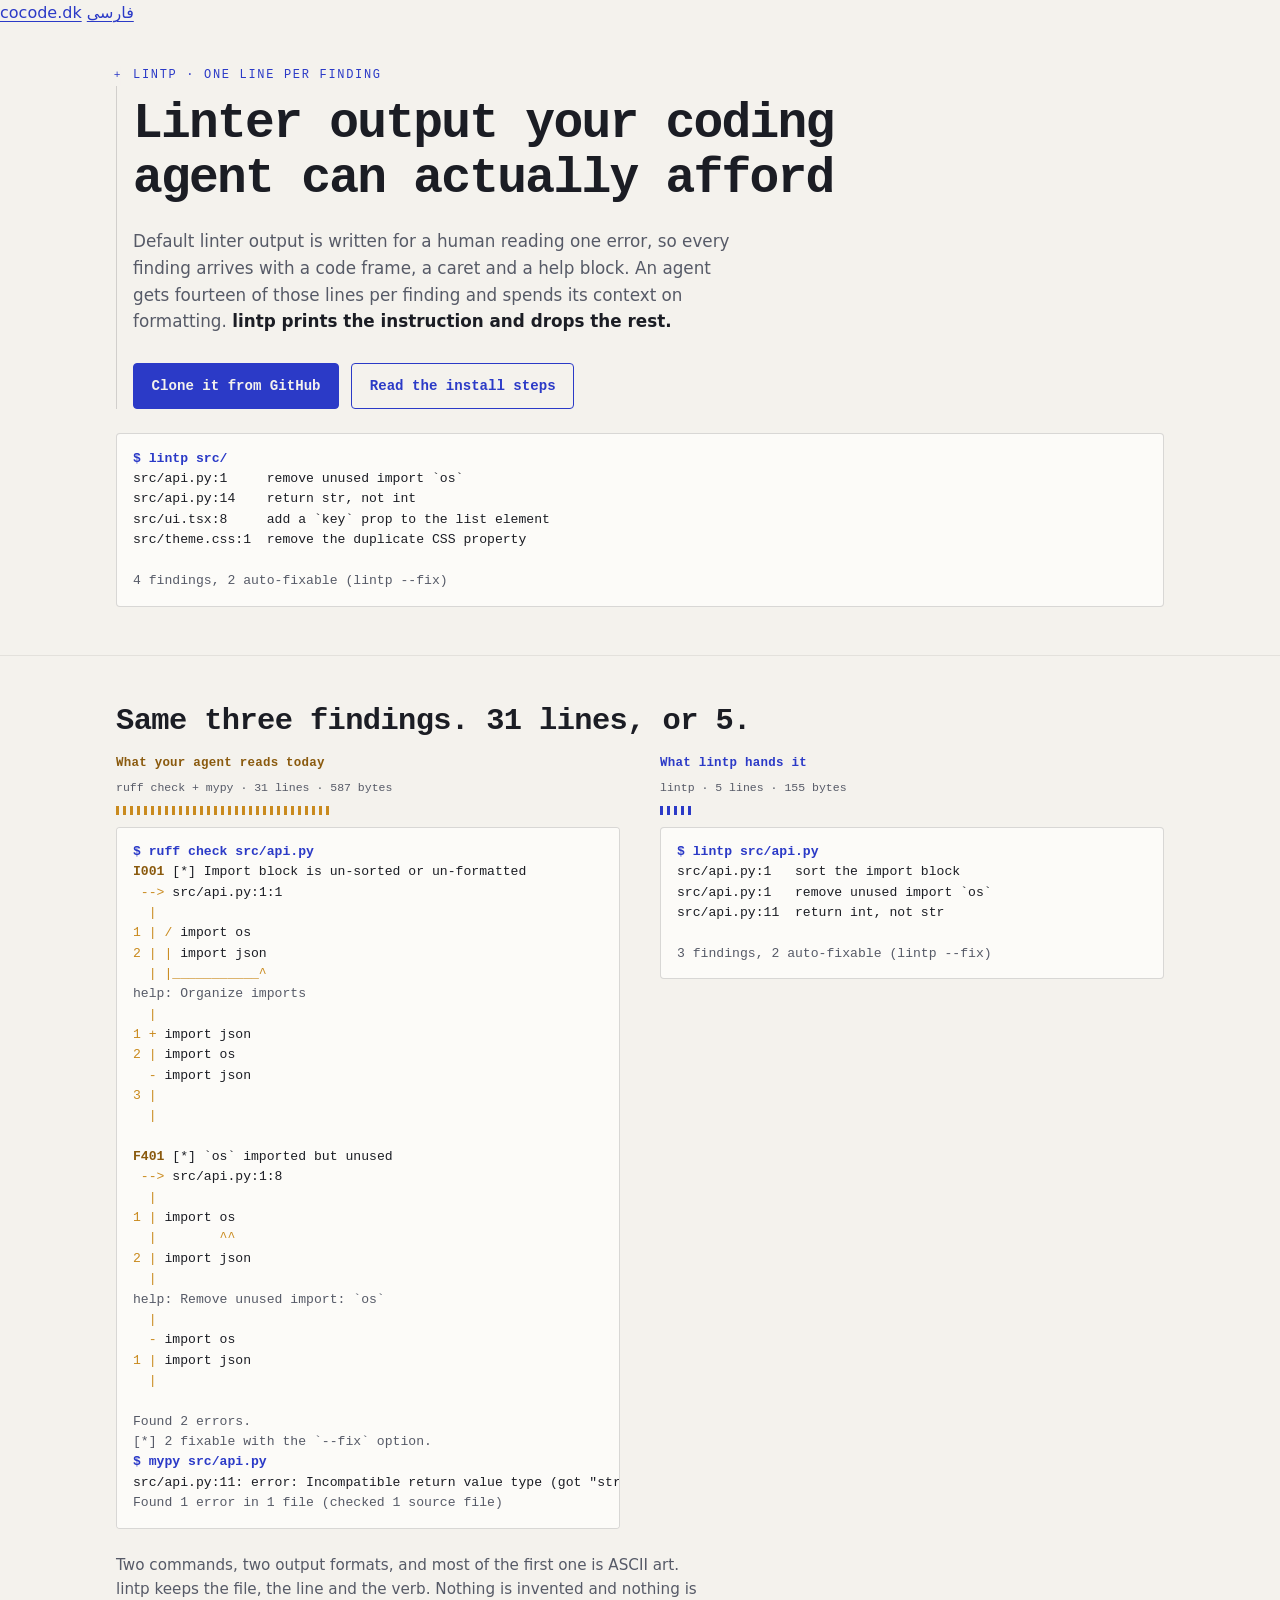
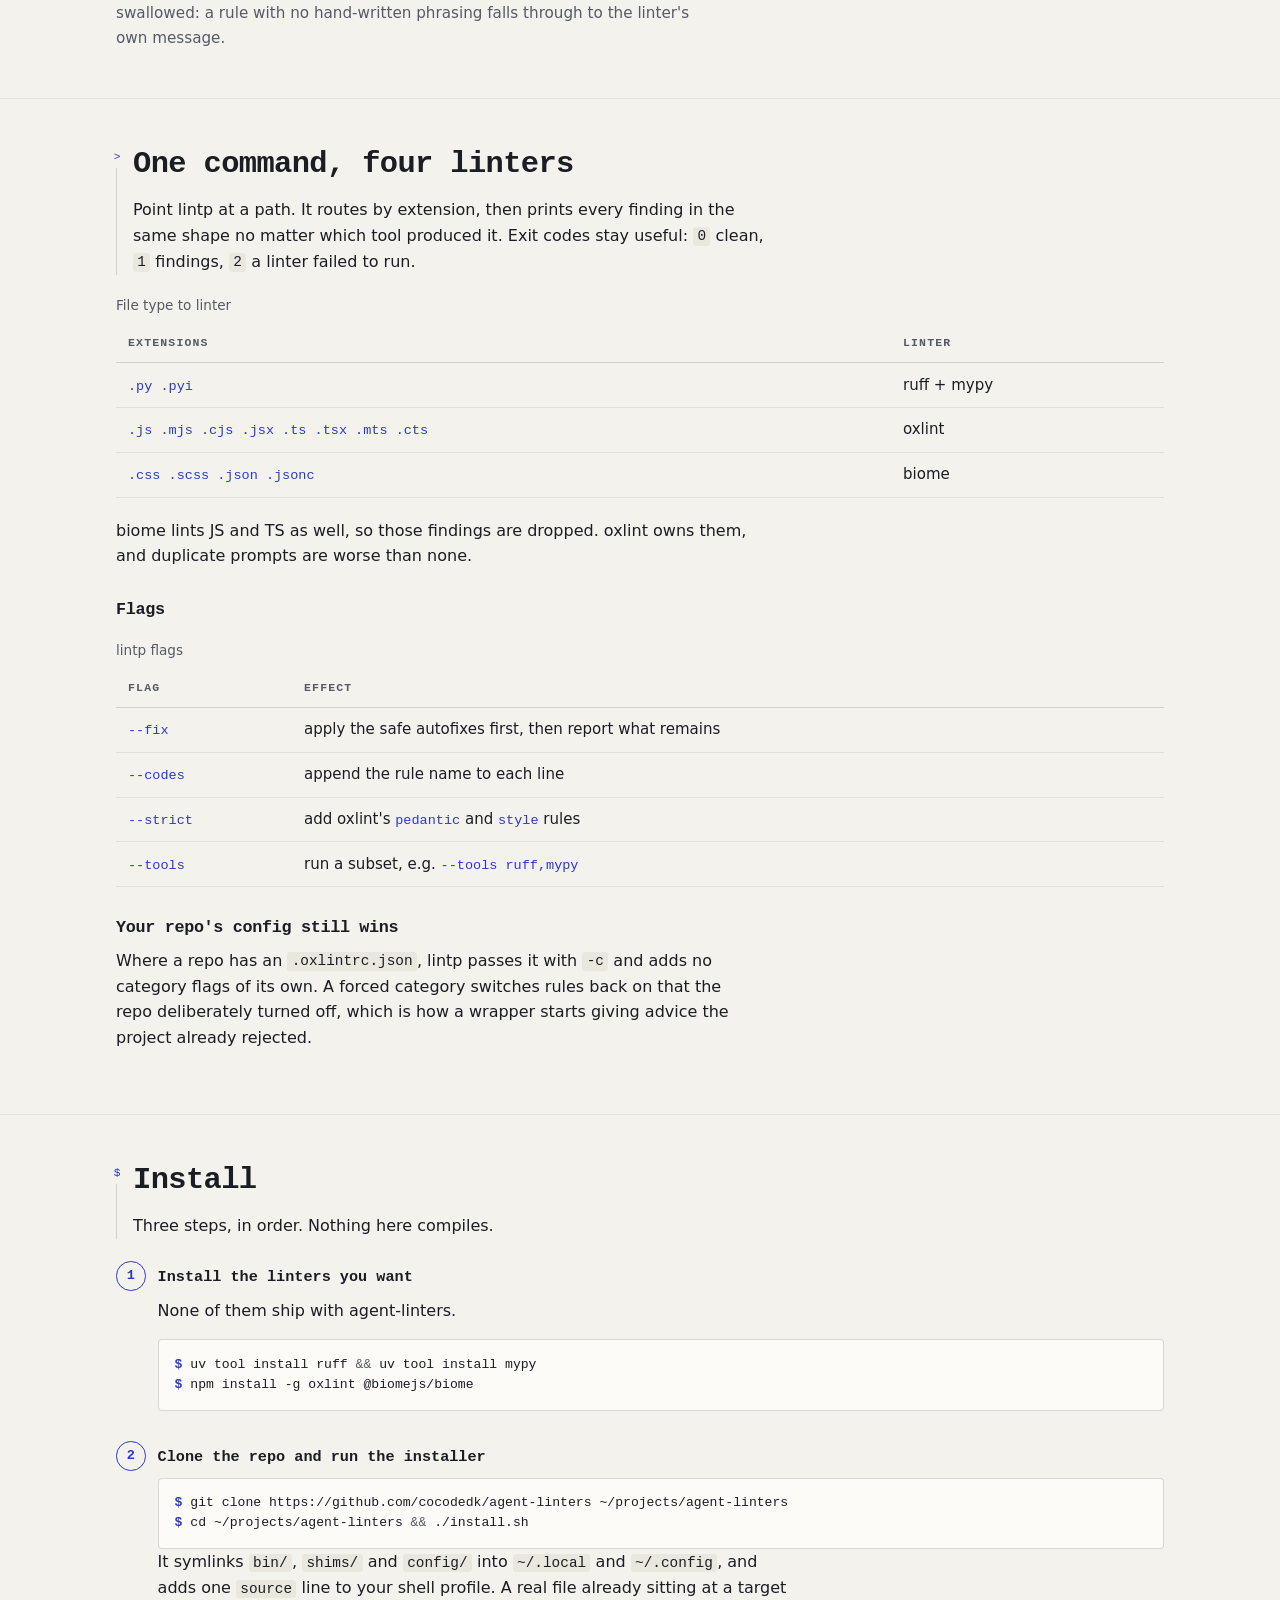
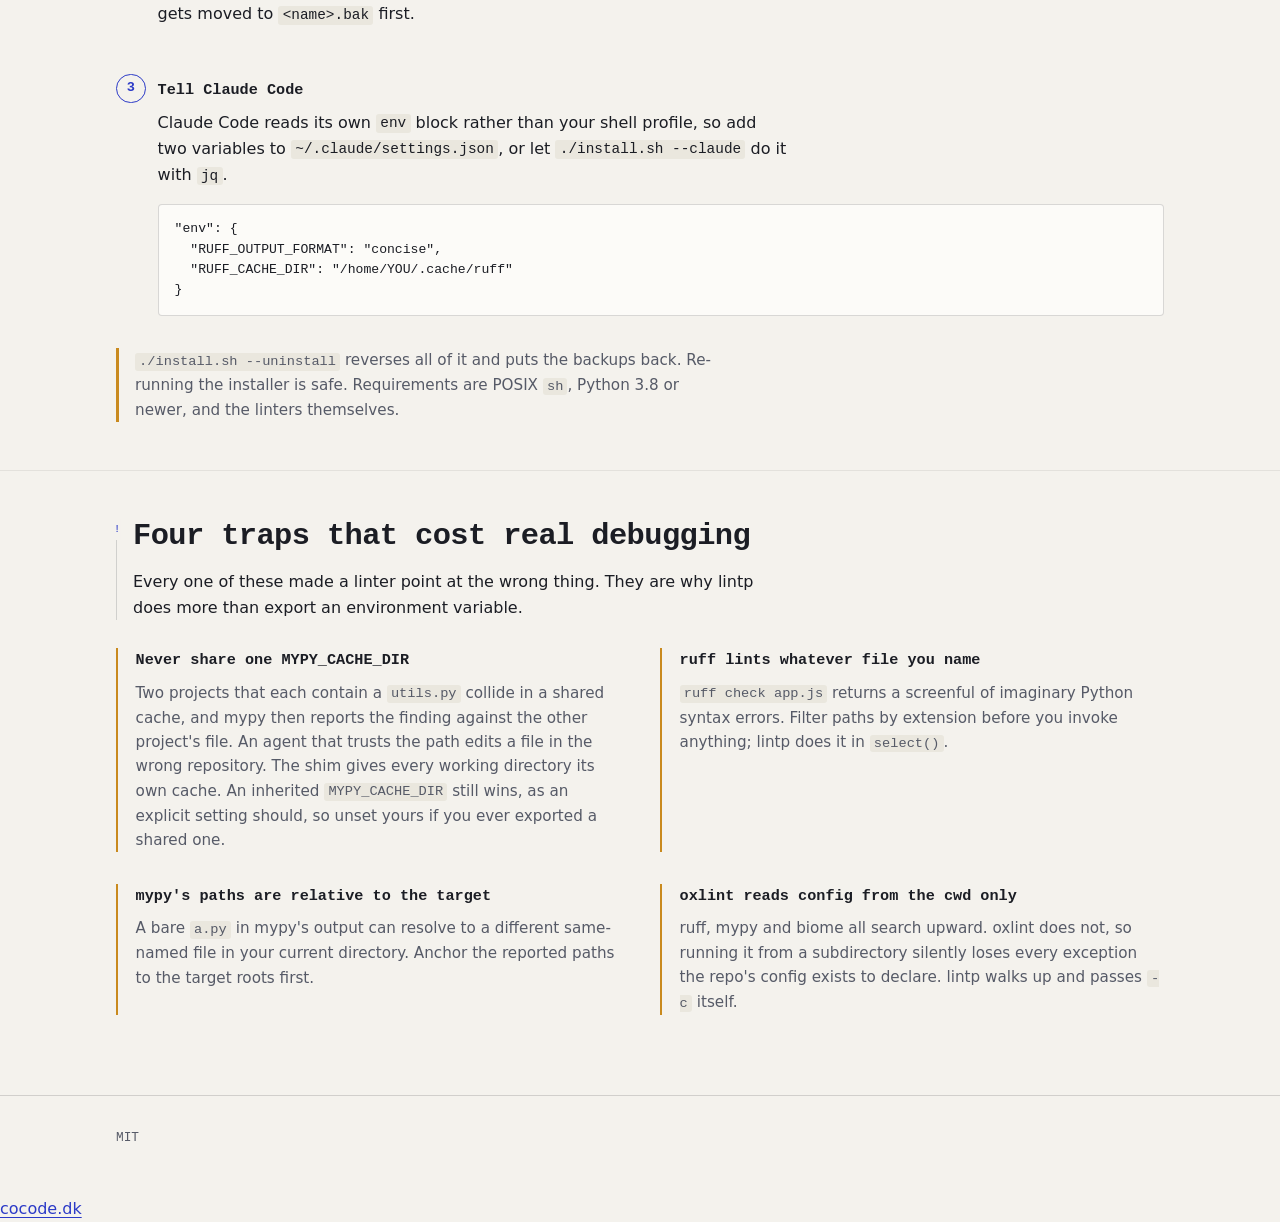
<file: website/index.html>
<!doctype html>
<html lang="en">
<head>
<meta charset="utf-8" />
<meta name="viewport" content="width=device-width, initial-scale=1" />

<!-- SEO keywords:
     primary:   linter output for coding agents
     secondary: concise ruff output, lintp, agent context window
     intent:    informational (how to stop linter noise reaching an agent)
-->

<title>agent-linters: one-line linter output for coding agents</title>
<meta name="description" content="Linter output rewritten as one imperative line per finding, so a coding agent reads an instruction instead of code frames. Four linters behind one command." />
<meta name="robots" content="index, follow" />
<link rel="canonical" href="https://agent-linters.cocode.dk/" />
<link rel="alternate" hreflang="en" href="https://agent-linters.cocode.dk/" />
<link rel="alternate" hreflang="fa" href="https://agent-linters.cocode.dk/fa/" />
<link rel="alternate" hreflang="x-default" href="https://agent-linters.cocode.dk/" />
<link rel="icon" type="image/svg+xml" href="favicon.svg" />

<meta property="og:type" content="website" />
<meta property="og:site_name" content="agent-linters" />
<meta property="og:title" content="agent-linters: linter output your coding agent can afford" />
<meta property="og:description" content="ruff and mypy spend 31 lines on three findings. lintp spends 5. One imperative line per finding, for Python, JS/TS, CSS and JSON." />
<meta property="og:url" content="https://agent-linters.cocode.dk/" />
<meta property="og:image" content="https://agent-linters.cocode.dk/og.png" />
<meta property="og:image:width" content="1200" />
<meta property="og:image:height" content="630" />
<meta property="og:image:alt" content="Two rulers on bone paper: a long ochre one marked 31 lines, a short blue one marked 5 lines, beside the name agent-linters." />
<meta property="og:locale" content="en_US" />
<meta property="og:locale:alternate" content="fa_IR" />

<meta name="twitter:card" content="summary_large_image" />
<meta name="twitter:title" content="agent-linters: linter output your coding agent can afford" />
<meta name="twitter:description" content="ruff and mypy spend 31 lines on three findings. lintp spends 5. One imperative line per finding, for Python, JS/TS, CSS and JSON." />
<meta name="twitter:image" content="https://agent-linters.cocode.dk/og.png" />
<meta name="twitter:image:alt" content="Two rulers on bone paper: a long ochre one marked 31 lines, a short blue one marked 5 lines, beside the name agent-linters." />

<link rel="stylesheet" href="styles.css" />
<link rel="stylesheet" href="https://brand.cocode.dk/v1.css">
<script type="module" src="https://brand.cocode.dk/v1.js"></script>

<script type="application/ld+json">
{
  "@context": "https://schema.org",
  "@type": "SoftwareApplication",
  "name": "agent-linters",
  "description": "A command-line wrapper that rewrites ruff, mypy, oxlint and biome output as one short imperative line per finding, so a coding agent reads an instruction instead of a code frame.",
  "url": "https://agent-linters.cocode.dk/",
  "downloadUrl": "https://github.com/cocodedk/agent-linters",
  "applicationCategory": "DeveloperApplication",
  "operatingSystem": "Linux, macOS",
  "license": "https://github.com/cocodedk/agent-linters/blob/main/LICENSE",
  "offers": { "@type": "Offer", "price": "0", "priceCurrency": "USD" },
  "inLanguage": ["en", "fa"],
  "author": {
    "@type": "Person",
    "name": "Babak Bandpey",
    "url": "https://cocode.dk",
    "sameAs": [
      "https://linkedin.com/in/babakbandpey",
      "https://github.com/cocodedk"
    ]
  },
  "publisher": {
    "@type": "Organization",
    "name": "Cocode",
    "url": "https://cocode.dk"
  },
  "codeRepository": "https://github.com/cocodedk/agent-linters"
}
</script>
</head>

<body>
<a class="skip" href="#main">Skip to content</a>

<!-- The cocode.dk family frame. Without JavaScript its children show instead: a way home
     and the language link. -->
<cocode-head project="agent-linters" accent="var(--ink-blue)" on-accent="#f4f2ed" dark="auto">
  <a href="https://cocode.dk">cocode.dk</a>
  <a href="fa/" hreflang="fa" lang="fa">فارسی</a>
</cocode-head>

<main id="main">

  <section class="hero">
    <div class="wrap">
      <div class="gut" data-mark="+">
        <p class="eyebrow">lintp · one line per finding</p>
        <h1>Linter output your coding agent can actually afford</h1>
        <p class="lead">Default linter output is written for a human reading one error, so every
        finding arrives with a code frame, a caret and a help block. An agent gets fourteen of
        those lines per finding and spends its context on formatting. <strong>lintp prints the
        instruction and drops the rest.</strong></p>
        <div class="cta-row">
          <a class="btn btn-solid" href="https://github.com/cocodedk/agent-linters">Clone it from GitHub</a>
          <a class="btn btn-ghost" href="#install">Read the install steps</a>
        </div>
      </div>
      <div class="term-strip">
<pre class="term" aria-label="Example lintp run across four file types"><span class="p">$ lintp src/</span>
src/api.py:1     remove unused import `os`
src/api.py:14    return str, not int
src/ui.tsx:8     add a `key` prop to the list element
src/theme.css:1  remove the duplicate CSS property

<span class="d">4 findings, 2 auto-fixable (lintp --fix)</span></pre>
      </div>
    </div>
  </section>

  <section id="compare">
    <div class="wrap">
      <h2>Same three findings. 31 lines, or 5.</h2>
      <figure>
        <div class="compare">
          <div class="panel-noise">
            <div class="panel-head">
              <p class="panel-label">What your agent reads today</p>
              <p class="panel-meta">ruff check + mypy · 31 lines · 587 bytes</p>
              <div class="ruler" style="--n: 31" role="img" aria-label="Ruler with 31 ticks, one per line of output"></div>
            </div>
<pre class="term" aria-label="Default ruff and mypy output, 31 lines"><span class="p">$ ruff check src/api.py</span>
<span class="r">I001</span> [*] Import block is un-sorted or un-formatted
<span class="f"> --&gt; </span>src/api.py:1:1
<span class="f">  |</span>
<span class="f">1 | / </span>import os
<span class="f">2 | | </span>import json
<span class="f">  | |___________^</span>
<span class="d">help: Organize imports</span>
<span class="f">  |</span>
<span class="f">1 + </span>import json
<span class="f">2 | </span>import os
<span class="f">  - </span>import json
<span class="f">3 |</span>
<span class="f">  |</span>

<span class="r">F401</span> [*] `os` imported but unused
<span class="f"> --&gt; </span>src/api.py:1:8
<span class="f">  |</span>
<span class="f">1 | </span>import os
<span class="f">  |        ^^</span>
<span class="f">2 | </span>import json
<span class="f">  |</span>
<span class="d">help: Remove unused import: `os`</span>
<span class="f">  |</span>
<span class="f">  - </span>import os
<span class="f">1 | </span>import json
<span class="f">  |</span>

<span class="d">Found 2 errors.</span>
<span class="d">[*] 2 fixable with the `--fix` option.</span>
<span class="p">$ mypy src/api.py</span>
src/api.py:11: error: Incompatible return value type (got "str", expected "int")  <span class="d">[return-value]</span>
<span class="d">Found 1 error in 1 file (checked 1 source file)</span></pre>
          </div>

          <div class="panel-signal">
            <div class="panel-head">
              <p class="panel-label">What lintp hands it</p>
              <p class="panel-meta">lintp · 5 lines · 155 bytes</p>
              <div class="ruler" style="--n: 5" role="img" aria-label="Ruler with 5 ticks, one per line of output"></div>
            </div>
<pre class="term" aria-label="lintp output for the same file, 5 lines"><span class="p">$ lintp src/api.py</span>
src/api.py:1   sort the import block
src/api.py:1   remove unused import `os`
src/api.py:11  return int, not str

<span class="d">3 findings, 2 auto-fixable (lintp --fix)</span></pre>
          </div>
        </div>
        <figcaption>Two commands, two output formats, and most of the first one is ASCII art.
        lintp keeps the file, the line and the verb. Nothing is invented and nothing is
        swallowed: a rule with no hand-written phrasing falls through to the linter's own
        message.</figcaption>
      </figure>
    </div>
  </section>

  <section id="coverage">
    <div class="wrap">
      <div class="gut" data-mark="&gt;">
        <h2>One command, four linters</h2>
        <p>Point lintp at a path. It routes by extension, then prints every finding in the same
        shape no matter which tool produced it. Exit codes stay useful: <code>0</code> clean,
        <code>1</code> findings, <code>2</code> a linter failed to run.</p>
      </div>

      <div class="table-scroll">
        <table>
          <caption>File type to linter</caption>
          <thead>
            <tr><th scope="col">Extensions</th><th scope="col">Linter</th></tr>
          </thead>
          <tbody>
            <tr><td><code>.py .pyi</code></td><td>ruff + mypy</td></tr>
            <tr><td><code>.js .mjs .cjs .jsx .ts .tsx .mts .cts</code></td><td>oxlint</td></tr>
            <tr><td><code>.css .scss .json .jsonc</code></td><td>biome</td></tr>
          </tbody>
        </table>
      </div>

      <p>biome lints JS and TS as well, so those findings are dropped. oxlint owns them, and
      duplicate prompts are worse than none.</p>

      <h3>Flags</h3>
      <div class="table-scroll">
        <table>
          <caption>lintp flags</caption>
          <thead>
            <tr><th scope="col">Flag</th><th scope="col">Effect</th></tr>
          </thead>
          <tbody>
            <tr><td><code>--fix</code></td><td>apply the safe autofixes first, then report what remains</td></tr>
            <tr><td><code>--codes</code></td><td>append the rule name to each line</td></tr>
            <tr><td><code>--strict</code></td><td>add oxlint's <code>pedantic</code> and <code>style</code> rules</td></tr>
            <tr><td><code>--tools</code></td><td>run a subset, e.g. <code>--tools ruff,mypy</code></td></tr>
          </tbody>
        </table>
      </div>

      <h3>Your repo's config still wins</h3>
      <p>Where a repo has an <code>.oxlintrc.json</code>, lintp passes it with <code>-c</code> and
      adds no category flags of its own. A forced category switches rules back on that the repo
      deliberately turned off, which is how a wrapper starts giving advice the project already
      rejected.</p>
    </div>
  </section>

  <section id="install">
    <div class="wrap">
      <div class="gut" data-mark="$">
        <h2>Install</h2>
        <p>Three steps, in order. Nothing here compiles.</p>
      </div>

      <ol class="steps">
        <li data-n="1">
          <p class="step-title">Install the linters you want</p>
          <p>None of them ship with agent-linters.</p>
<pre class="term" aria-label="Install the linters"><span class="p">$</span> uv tool install ruff <span class="d">&amp;&amp;</span> uv tool install mypy
<span class="p">$</span> npm install -g oxlint @biomejs/biome</pre>
        </li>
        <li data-n="2">
          <p class="step-title">Clone the repo and run the installer</p>
<pre class="term" aria-label="Clone and install"><span class="p">$</span> git clone https://github.com/cocodedk/agent-linters ~/projects/agent-linters
<span class="p">$</span> cd ~/projects/agent-linters <span class="d">&amp;&amp;</span> ./install.sh</pre>
          <p>It symlinks <code>bin/</code>, <code>shims/</code> and <code>config/</code> into
          <code>~/.local</code> and <code>~/.config</code>, and adds one <code>source</code> line to
          your shell profile. A real file already sitting at a target gets moved to
          <code>&lt;name&gt;.bak</code> first.</p>
        </li>
        <li data-n="3">
          <p class="step-title">Tell Claude Code</p>
          <p>Claude Code reads its own <code>env</code> block rather than your shell profile, so add
          two variables to <code>~/.claude/settings.json</code>, or let
          <code>./install.sh --claude</code> do it with <code>jq</code>.</p>
<pre class="term" aria-label="Claude Code settings block">"env": {
  "RUFF_OUTPUT_FORMAT": "concise",
  "RUFF_CACHE_DIR": "/home/YOU/.cache/ruff"
}</pre>
        </li>
      </ol>

      <div class="aside-note">
        <p><code>./install.sh --uninstall</code> reverses all of it and puts the backups back.
        Re-running the installer is safe. Requirements are POSIX <code>sh</code>, Python 3.8 or
        newer, and the linters themselves.</p>
      </div>
    </div>
  </section>

  <section id="traps">
    <div class="wrap">
      <div class="gut" data-mark="!">
        <h2>Four traps that cost real debugging</h2>
        <p>Every one of these made a linter point at the wrong thing. They are why lintp does more
        than export an environment variable.</p>
      </div>

      <ul class="traps">
        <li>
          <p class="trap-title">Never share one MYPY_CACHE_DIR</p>
          <p>Two projects that each contain a <code>utils.py</code> collide in a shared cache, and
          mypy then reports the finding against the other project's file. An agent that trusts the
          path edits a file in the wrong repository. The shim gives every working directory its own
          cache. An inherited <code>MYPY_CACHE_DIR</code> still wins, as an explicit setting should,
          so unset yours if you ever exported a shared one.</p>
        </li>
        <li>
          <p class="trap-title">ruff lints whatever file you name</p>
          <p><code>ruff check app.js</code> returns a screenful of imaginary Python syntax errors.
          Filter paths by extension before you invoke anything; lintp does it in
          <code>select()</code>.</p>
        </li>
        <li>
          <p class="trap-title">mypy's paths are relative to the target</p>
          <p>A bare <code>a.py</code> in mypy's output can resolve to a different same-named file in
          your current directory. Anchor the reported paths to the target roots first.</p>
        </li>
        <li>
          <p class="trap-title">oxlint reads config from the cwd only</p>
          <p>ruff, mypy and biome all search upward. oxlint does not, so running it from a
          subdirectory silently loses every exception the repo's config exists to declare. lintp
          walks up and passes <code>-c</code> itself.</p>
        </li>
      </ul>
    </div>
  </section>

</main>

<footer>
  <div class="wrap">
    <p>MIT</p>
  </div>
</footer>

<cocode-foot repo="cocodedk/agent-linters" dark="auto">
  <a href="https://cocode.dk">cocode.dk</a>
</cocode-foot>

</body>
</html>
</file>
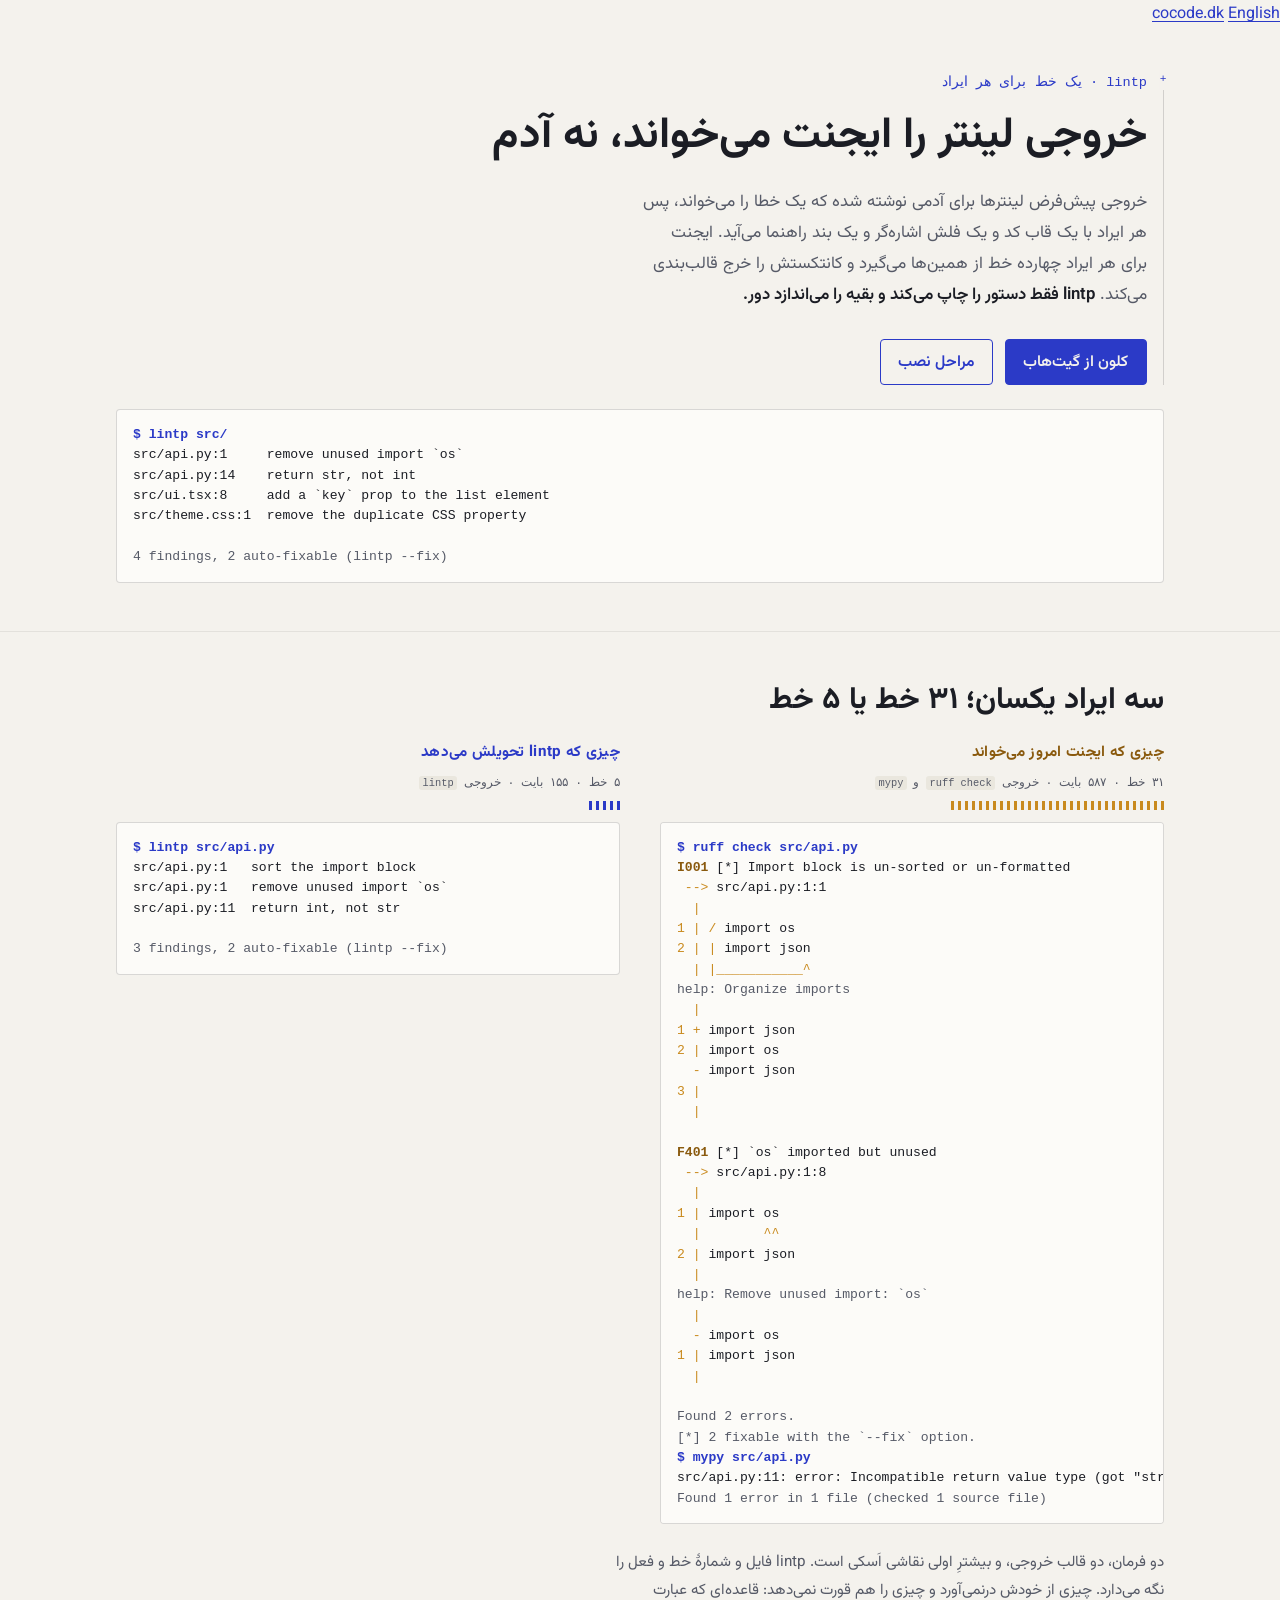
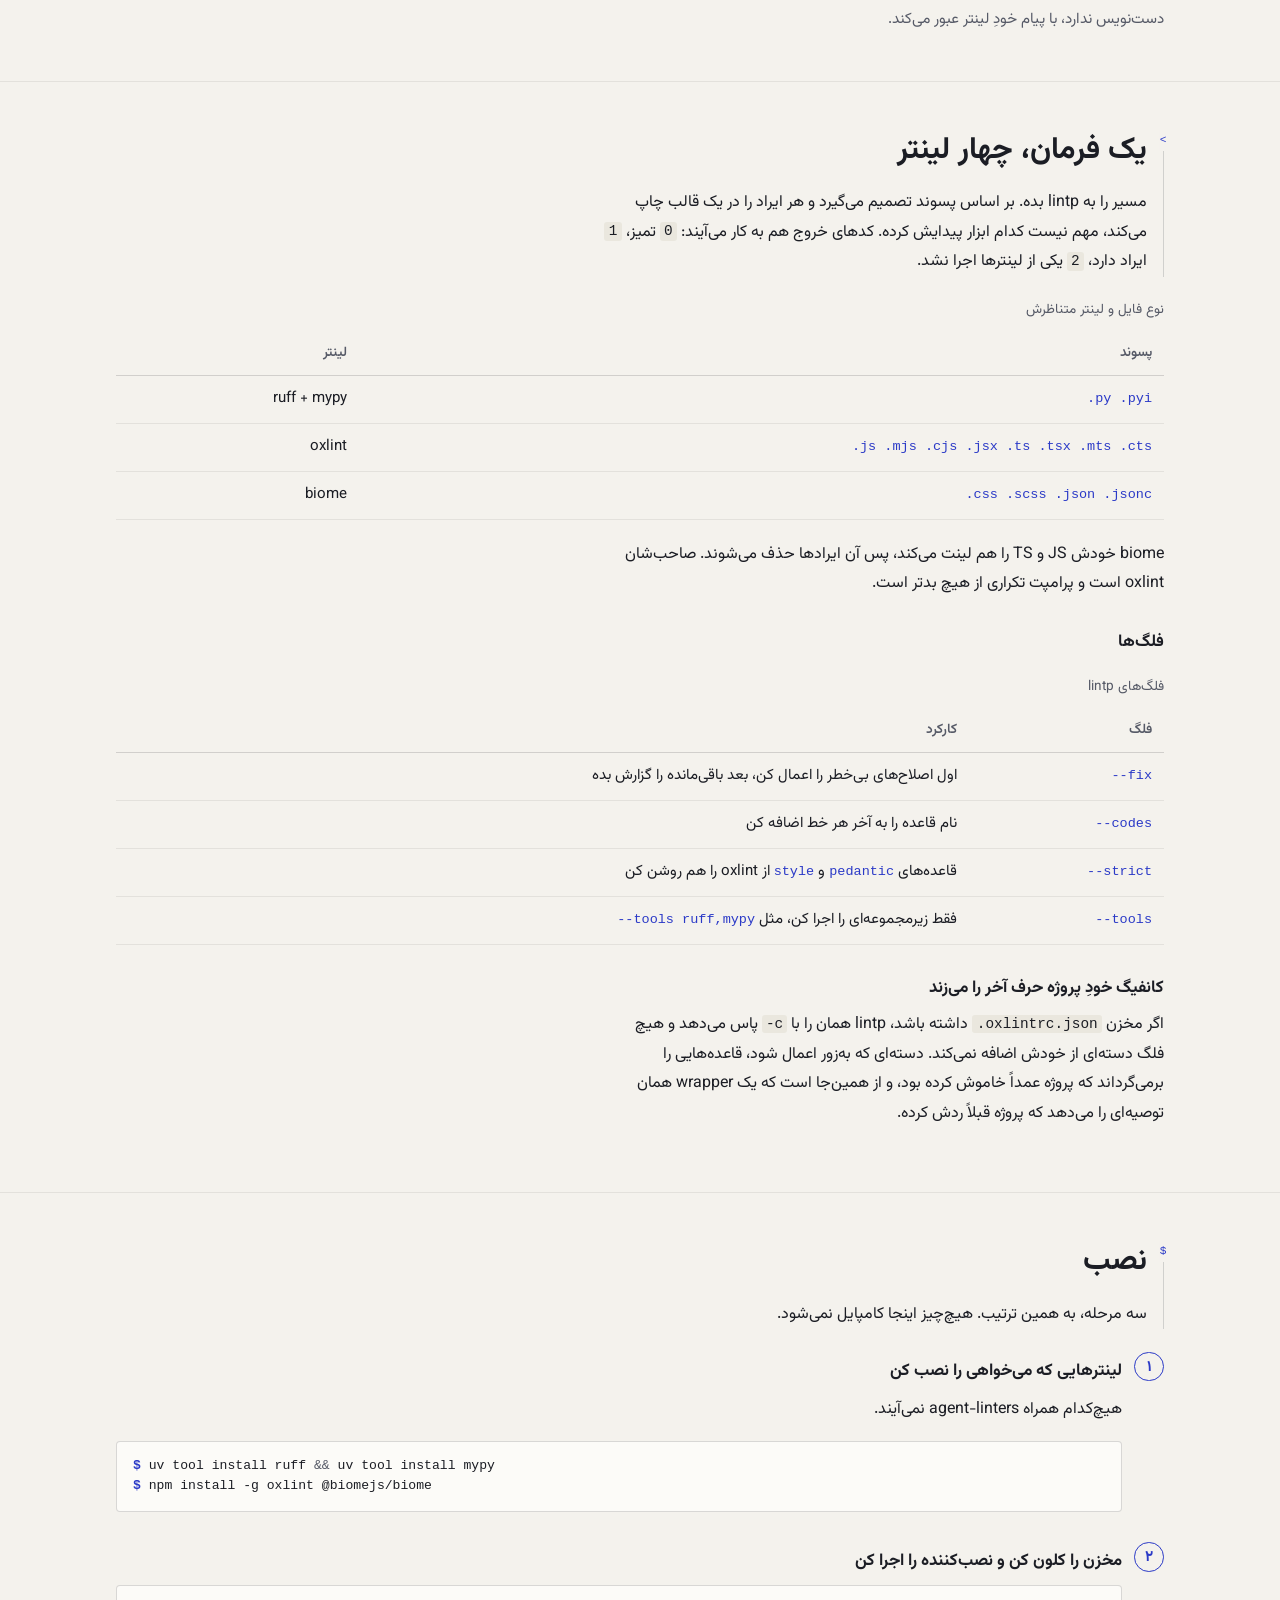
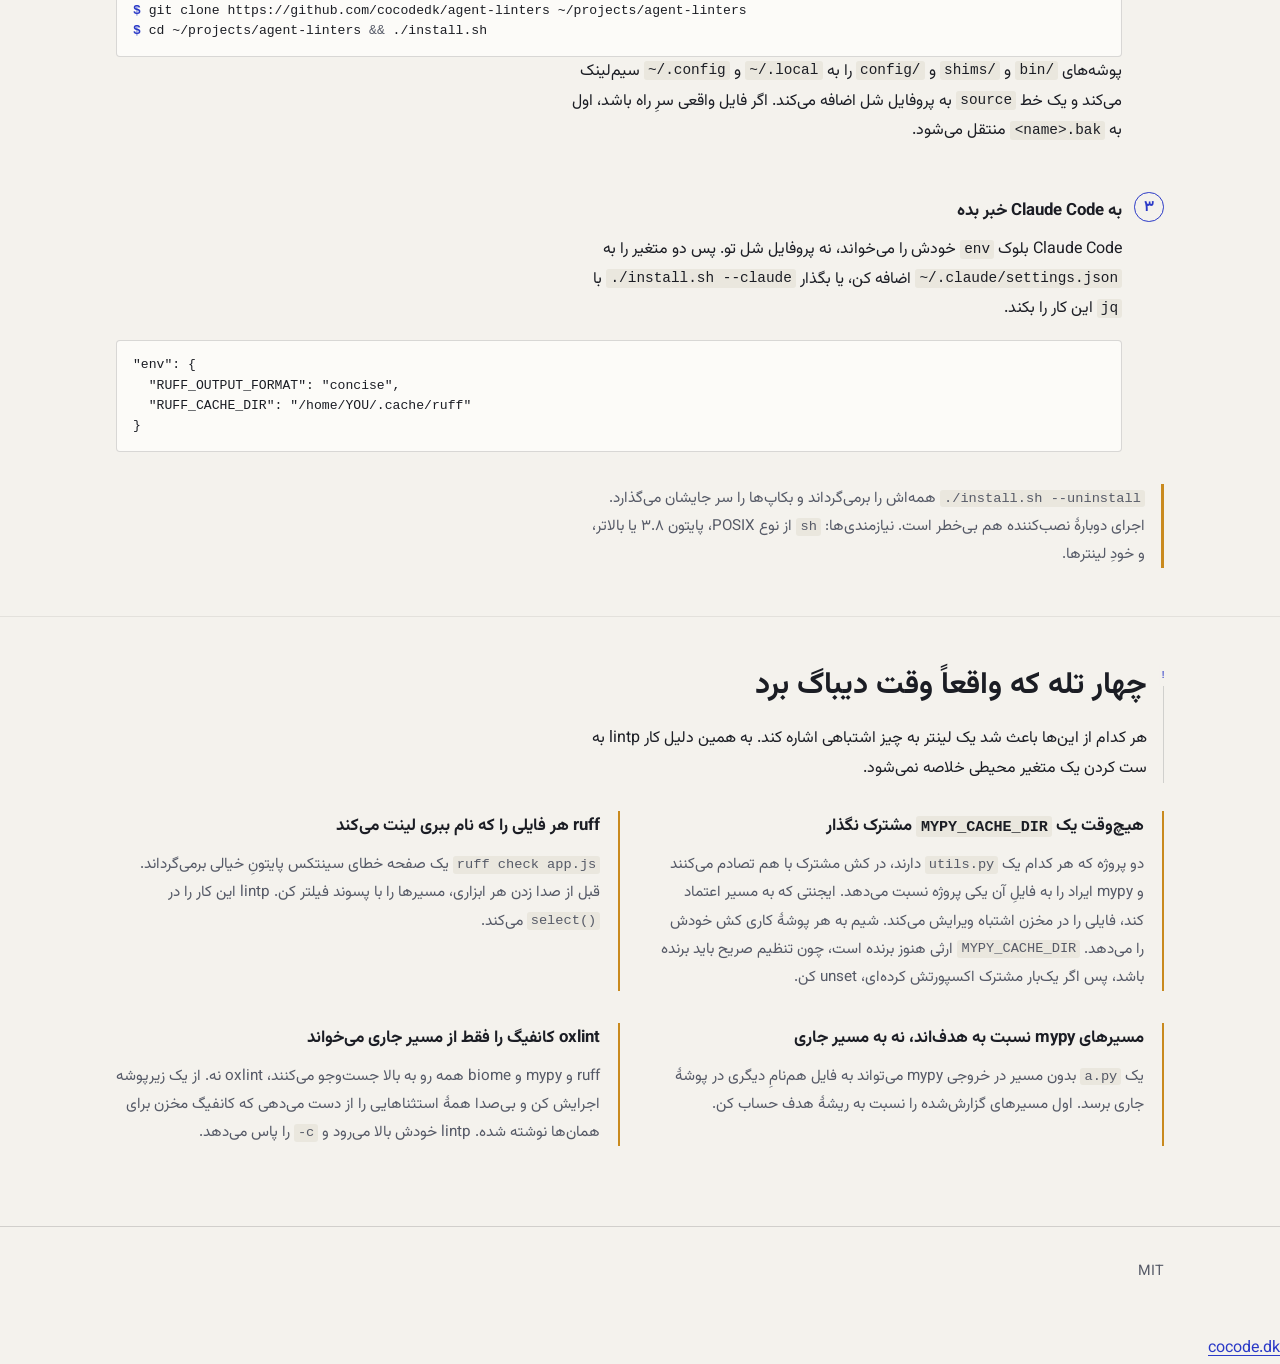
<file: website/fa/index.html>
<!doctype html>
<html lang="fa" dir="rtl">
<head>
<meta charset="utf-8" />
<meta name="viewport" content="width=device-width, initial-scale=1" />

<!-- SEO keywords:
     primary:   خروجی لینتر برای ایجنت کدنویس
     secondary: lintp، خروجی کوتاه ruff، کانتکست ایجنت
     intent:    informational
-->

<title>agent-linters: خروجی لینتر در یک خط برای ایجنت کدنویس</title>
<meta name="description" content="خروجی لینتر به‌جای یک صفحه قاب کد، یک خط دستوری برای هر ایراد. ruff و mypy و oxlint و biome پشت یک فرمان، برای پایتون، JS/TS، CSS و JSON." />
<meta name="robots" content="index, follow" />
<link rel="canonical" href="https://agent-linters.cocode.dk/fa/" />
<link rel="alternate" hreflang="fa" href="https://agent-linters.cocode.dk/fa/" />
<link rel="alternate" hreflang="en" href="https://agent-linters.cocode.dk/" />
<link rel="alternate" hreflang="x-default" href="https://agent-linters.cocode.dk/" />
<link rel="icon" type="image/svg+xml" href="../favicon.svg" />

<meta property="og:type" content="website" />
<meta property="og:site_name" content="agent-linters" />
<meta property="og:title" content="agent-linters: خروجی لینتری که کانتکست ایجنت را نمی‌خورد" />
<meta property="og:description" content="ruff و mypy برای سه ایراد ۳۱ خط خرج می‌کنند، lintp پنج خط. یک خط دستوری برای هر ایراد، در پایتون، JS/TS، CSS و JSON." />
<meta property="og:url" content="https://agent-linters.cocode.dk/fa/" />
<meta property="og:image" content="https://agent-linters.cocode.dk/og.png" />
<meta property="og:image:width" content="1200" />
<meta property="og:image:height" content="630" />
<meta property="og:image:alt" content="دو خط‌کش روی کاغذ استخوانی: یکی بلند و اخرایی با برچسب ۳۱ خط، یکی کوتاه و آبی با برچسب ۵ خط، کنار نام agent-linters." />
<meta property="og:locale" content="fa_IR" />
<meta property="og:locale:alternate" content="en_US" />

<meta name="twitter:card" content="summary_large_image" />
<meta name="twitter:title" content="agent-linters: خروجی لینتری که کانتکست ایجنت را نمی‌خورد" />
<meta name="twitter:description" content="ruff و mypy برای سه ایراد ۳۱ خط خرج می‌کنند، lintp پنج خط. یک خط دستوری برای هر ایراد، در پایتون، JS/TS، CSS و JSON." />
<meta name="twitter:image" content="https://agent-linters.cocode.dk/og.png" />
<meta name="twitter:image:alt" content="دو خط‌کش روی کاغذ استخوانی، یکی بلند و اخرایی، یکی کوتاه و آبی." />

<link rel="preconnect" href="https://fonts.googleapis.com" />
<link rel="preconnect" href="https://fonts.gstatic.com" crossorigin />
<link rel="stylesheet" href="https://fonts.googleapis.com/css2?family=Vazirmatn:wght@400;600;700&amp;display=swap" />
<link rel="stylesheet" href="../styles.css" />
<link rel="stylesheet" href="https://brand.cocode.dk/v1.css">
<script type="module" src="https://brand.cocode.dk/v1.js"></script>

<script type="application/ld+json">
{
  "@context": "https://schema.org",
  "@type": "SoftwareApplication",
  "name": "agent-linters",
  "description": "ابزار خط فرمانی که خروجی ruff و mypy و oxlint و biome را به یک خط دستوری کوتاه برای هر ایراد تبدیل می‌کند، تا ایجنت کدنویس دستور بخواند نه قاب کد.",
  "url": "https://agent-linters.cocode.dk/fa/",
  "downloadUrl": "https://github.com/cocodedk/agent-linters",
  "applicationCategory": "DeveloperApplication",
  "operatingSystem": "Linux, macOS",
  "license": "https://github.com/cocodedk/agent-linters/blob/main/LICENSE",
  "offers": { "@type": "Offer", "price": "0", "priceCurrency": "USD" },
  "inLanguage": ["fa", "en"],
  "author": {
    "@type": "Person",
    "name": "Babak Bandpey",
    "url": "https://cocode.dk",
    "sameAs": [
      "https://linkedin.com/in/babakbandpey",
      "https://github.com/cocodedk"
    ]
  },
  "publisher": {
    "@type": "Organization",
    "name": "Cocode",
    "url": "https://cocode.dk"
  },
  "codeRepository": "https://github.com/cocodedk/agent-linters"
}
</script>
</head>

<body dir="rtl">
<a class="skip" href="#main">رفتن به محتوا</a>

<!-- The cocode.dk family frame. Without JavaScript its children show instead: a way home
     and the language link. -->
<cocode-head project="agent-linters" accent="var(--ink-blue)" on-accent="#f4f2ed" dark="auto">
  <a href="https://cocode.dk">cocode.dk</a>
  <a href="../" hreflang="en" lang="en">English</a>
</cocode-head>

<main id="main">

  <section class="hero">
    <div class="wrap">
      <div class="gut" data-mark="+">
        <p class="eyebrow">lintp · یک خط برای هر ایراد</p>
        <h1>خروجی لینتر را ایجنت می‌خواند، نه آدم</h1>
        <p class="lead">خروجی پیش‌فرض لینترها برای آدمی نوشته شده که یک خطا را می‌خواند، پس هر ایراد
        با یک قاب کد و یک فلش اشاره‌گر و یک بند راهنما می‌آید. ایجنت برای هر ایراد چهارده خط از
        همین‌ها می‌گیرد و کانتکستش را خرج قالب‌بندی می‌کند. <strong>lintp فقط دستور را چاپ می‌کند و
        بقیه را می‌اندازد دور.</strong></p>
        <div class="cta-row">
          <a class="btn btn-solid" href="https://github.com/cocodedk/agent-linters">کلون از گیت‌هاب</a>
          <a class="btn btn-ghost" href="#install">مراحل نصب</a>
        </div>
      </div>
      <div class="term-strip">
<pre class="term" aria-label="نمونه اجرای lintp روی چهار نوع فایل"><span class="p">$ lintp src/</span>
src/api.py:1     remove unused import `os`
src/api.py:14    return str, not int
src/ui.tsx:8     add a `key` prop to the list element
src/theme.css:1  remove the duplicate CSS property

<span class="d">4 findings, 2 auto-fixable (lintp --fix)</span></pre>
      </div>
    </div>
  </section>

  <section id="compare">
    <div class="wrap">
      <h2>سه ایراد یکسان؛ ۳۱ خط یا ۵ خط</h2>
      <figure>
        <div class="compare">
          <div class="panel-noise">
            <div class="panel-head">
              <p class="panel-label">چیزی که ایجنت امروز می‌خواند</p>
              <p class="panel-meta">۳۱ خط · ۵۸۷ بایت · خروجی <code>ruff check</code> و <code>mypy</code></p>
              <div class="ruler" style="--n: 31" role="img" aria-label="خط‌کشی با ۳۱ نشانه، یکی برای هر خط خروجی"></div>
            </div>
<pre class="term" aria-label="خروجی پیش‌فرض ruff و mypy، ۳۱ خط"><span class="p">$ ruff check src/api.py</span>
<span class="r">I001</span> [*] Import block is un-sorted or un-formatted
<span class="f"> --&gt; </span>src/api.py:1:1
<span class="f">  |</span>
<span class="f">1 | / </span>import os
<span class="f">2 | | </span>import json
<span class="f">  | |___________^</span>
<span class="d">help: Organize imports</span>
<span class="f">  |</span>
<span class="f">1 + </span>import json
<span class="f">2 | </span>import os
<span class="f">  - </span>import json
<span class="f">3 |</span>
<span class="f">  |</span>

<span class="r">F401</span> [*] `os` imported but unused
<span class="f"> --&gt; </span>src/api.py:1:8
<span class="f">  |</span>
<span class="f">1 | </span>import os
<span class="f">  |        ^^</span>
<span class="f">2 | </span>import json
<span class="f">  |</span>
<span class="d">help: Remove unused import: `os`</span>
<span class="f">  |</span>
<span class="f">  - </span>import os
<span class="f">1 | </span>import json
<span class="f">  |</span>

<span class="d">Found 2 errors.</span>
<span class="d">[*] 2 fixable with the `--fix` option.</span>
<span class="p">$ mypy src/api.py</span>
src/api.py:11: error: Incompatible return value type (got "str", expected "int")  <span class="d">[return-value]</span>
<span class="d">Found 1 error in 1 file (checked 1 source file)</span></pre>
          </div>

          <div class="panel-signal">
            <div class="panel-head">
              <p class="panel-label">چیزی که lintp تحویلش می‌دهد</p>
              <p class="panel-meta">۵ خط · ۱۵۵ بایت · خروجی <code>lintp</code></p>
              <div class="ruler" style="--n: 5" role="img" aria-label="خط‌کشی با ۵ نشانه، یکی برای هر خط خروجی"></div>
            </div>
<pre class="term" aria-label="خروجی lintp برای همان فایل، ۵ خط"><span class="p">$ lintp src/api.py</span>
src/api.py:1   sort the import block
src/api.py:1   remove unused import `os`
src/api.py:11  return int, not str

<span class="d">3 findings, 2 auto-fixable (lintp --fix)</span></pre>
          </div>
        </div>
        <figcaption>دو فرمان، دو قالب خروجی، و بیشترِ اولی نقاشی اَسکی است. lintp فایل و شمارهٔ خط و
        فعل را نگه می‌دارد. چیزی از خودش درنمی‌آورد و چیزی را هم قورت نمی‌دهد: قاعده‌ای که عبارت
        دست‌نویس ندارد، با پیام خودِ لینتر عبور می‌کند.</figcaption>
      </figure>
    </div>
  </section>

  <section id="coverage">
    <div class="wrap">
      <div class="gut" data-mark="&gt;">
        <h2>یک فرمان، چهار لینتر</h2>
        <p>مسیر را به lintp بده. بر اساس پسوند تصمیم می‌گیرد و هر ایراد را در یک قالب چاپ می‌کند،
        مهم نیست کدام ابزار پیدایش کرده. کدهای خروج هم به کار می‌آیند: <code>0</code> تمیز،
        <code>1</code> ایراد دارد، <code>2</code> یکی از لینترها اجرا نشد.</p>
      </div>

      <div class="table-scroll">
        <table>
          <caption>نوع فایل و لینتر متناظرش</caption>
          <thead>
            <tr><th scope="col">پسوند</th><th scope="col">لینتر</th></tr>
          </thead>
          <tbody>
            <tr><td><code>.py .pyi</code></td><td>ruff + mypy</td></tr>
            <tr><td><code>.js .mjs .cjs .jsx .ts .tsx .mts .cts</code></td><td>oxlint</td></tr>
            <tr><td><code>.css .scss .json .jsonc</code></td><td>biome</td></tr>
          </tbody>
        </table>
      </div>

      <p>biome خودش JS و TS را هم لینت می‌کند، پس آن ایرادها حذف می‌شوند. صاحب‌شان oxlint است و
      پرامپت تکراری از هیچ بدتر است.</p>

      <h3>فلگ‌ها</h3>
      <div class="table-scroll">
        <table>
          <caption>فلگ‌های lintp</caption>
          <thead>
            <tr><th scope="col">فلگ</th><th scope="col">کارکرد</th></tr>
          </thead>
          <tbody>
            <tr><td><code>--fix</code></td><td>اول اصلاح‌های بی‌خطر را اعمال کن، بعد باقی‌مانده را گزارش بده</td></tr>
            <tr><td><code>--codes</code></td><td>نام قاعده را به آخر هر خط اضافه کن</td></tr>
            <tr><td><code>--strict</code></td><td>قاعده‌های <code>pedantic</code> و <code>style</code> از oxlint را هم روشن کن</td></tr>
            <tr><td><code>--tools</code></td><td>فقط زیرمجموعه‌ای را اجرا کن، مثل <code>--tools ruff,mypy</code></td></tr>
          </tbody>
        </table>
      </div>

      <h3>کانفیگ خودِ پروژه حرف آخر را می‌زند</h3>
      <p>اگر مخزن <code>.oxlintrc.json</code> داشته باشد، lintp همان را با <code>-c</code> پاس
      می‌دهد و هیچ فلگ دسته‌ای از خودش اضافه نمی‌کند. دسته‌ای که به‌زور اعمال شود، قاعده‌هایی را
      برمی‌گرداند که پروژه عمداً خاموش کرده بود، و از همین‌جا است که یک wrapper همان توصیه‌ای را
      می‌دهد که پروژه قبلاً ردش کرده.</p>
    </div>
  </section>

  <section id="install">
    <div class="wrap">
      <div class="gut" data-mark="$">
        <h2>نصب</h2>
        <p>سه مرحله، به همین ترتیب. هیچ‌چیز اینجا کامپایل نمی‌شود.</p>
      </div>

      <ol class="steps">
        <li data-n="۱">
          <p class="step-title">لینترهایی که می‌خواهی را نصب کن</p>
          <p>هیچ‌کدام همراه agent-linters نمی‌آیند.</p>
<pre class="term" aria-label="نصب لینترها"><span class="p">$</span> uv tool install ruff <span class="d">&amp;&amp;</span> uv tool install mypy
<span class="p">$</span> npm install -g oxlint @biomejs/biome</pre>
        </li>
        <li data-n="۲">
          <p class="step-title">مخزن را کلون کن و نصب‌کننده را اجرا کن</p>
<pre class="term" aria-label="کلون و نصب"><span class="p">$</span> git clone https://github.com/cocodedk/agent-linters ~/projects/agent-linters
<span class="p">$</span> cd ~/projects/agent-linters <span class="d">&amp;&amp;</span> ./install.sh</pre>
          <p>پوشه‌های <code>bin/</code> و <code>shims/</code> و <code>config/</code> را به
          <code>~/.local</code> و <code>~/.config</code> سیم‌لینک می‌کند و یک خط <code>source</code>
          به پروفایل شل اضافه می‌کند. اگر فایل واقعی سرِ راه باشد، اول به <code>&lt;name&gt;.bak</code>
          منتقل می‌شود.</p>
        </li>
        <li data-n="۳">
          <p class="step-title">به Claude Code خبر بده</p>
          <p>Claude Code بلوک <code>env</code> خودش را می‌خواند، نه پروفایل شل تو. پس دو متغیر را به
          <code>~/.claude/settings.json</code> اضافه کن، یا بگذار
          <code>./install.sh --claude</code> با <code>jq</code> این کار را بکند.</p>
<pre class="term" aria-label="بلوک تنظیمات Claude Code">"env": {
  "RUFF_OUTPUT_FORMAT": "concise",
  "RUFF_CACHE_DIR": "/home/YOU/.cache/ruff"
}</pre>
        </li>
      </ol>

      <div class="aside-note">
        <p><code>./install.sh --uninstall</code> همه‌اش را برمی‌گرداند و بکاپ‌ها را سر جایشان
        می‌گذارد. اجرای دوبارهٔ نصب‌کننده هم بی‌خطر است. نیازمندی‌ها: <code>sh</code> از نوع POSIX،
        پایتون ۳.۸ یا بالاتر، و خودِ لینترها.</p>
      </div>
    </div>
  </section>

  <section id="traps">
    <div class="wrap">
      <div class="gut" data-mark="!">
        <h2>چهار تله که واقعاً وقت دیباگ برد</h2>
        <p>هر کدام از این‌ها باعث شد یک لینتر به چیز اشتباهی اشاره کند. به همین دلیل کار lintp به ست
        کردن یک متغیر محیطی خلاصه نمی‌شود.</p>
      </div>

      <ul class="traps">
        <li>
          <p class="trap-title">هیچ‌وقت یک <code>MYPY_CACHE_DIR</code> مشترک نگذار</p>
          <p>دو پروژه که هر کدام یک <code>utils.py</code> دارند، در کش مشترک با هم تصادم می‌کنند و
          mypy ایراد را به فایلِ آن یکی پروژه نسبت می‌دهد. ایجنتی که به مسیر اعتماد کند، فایلی را در
          مخزن اشتباه ویرایش می‌کند. شیم به هر پوشهٔ کاری کش خودش را می‌دهد.
          <code>MYPY_CACHE_DIR</code> ارثی هنوز برنده است، چون تنظیم صریح باید برنده باشد، پس اگر
          یک‌بار مشترک اکسپورتش کرده‌ای، unset کن.</p>
        </li>
        <li>
          <p class="trap-title">ruff هر فایلی را که نام ببری لینت می‌کند</p>
          <p><code>ruff check app.js</code> یک صفحه خطای سینتکس پایتونِ خیالی برمی‌گرداند. قبل از
          صدا زدن هر ابزاری، مسیرها را با پسوند فیلتر کن. lintp این کار را در <code>select()</code>
          می‌کند.</p>
        </li>
        <li>
          <p class="trap-title">مسیرهای mypy نسبت به هدف‌اند، نه به مسیر جاری</p>
          <p>یک <code>a.py</code> بدون مسیر در خروجی mypy می‌تواند به فایل هم‌نامِ دیگری در پوشهٔ جاری
          برسد. اول مسیرهای گزارش‌شده را نسبت به ریشهٔ هدف حساب کن.</p>
        </li>
        <li>
          <p class="trap-title">oxlint کانفیگ را فقط از مسیر جاری می‌خواند</p>
          <p>ruff و mypy و biome همه رو به بالا جست‌وجو می‌کنند، oxlint نه. از یک زیرپوشه اجرایش کن و
          بی‌صدا همهٔ استثناهایی را از دست می‌دهی که کانفیگ مخزن برای همان‌ها نوشته شده. lintp خودش
          بالا می‌رود و <code>-c</code> را پاس می‌دهد.</p>
        </li>
      </ul>
    </div>
  </section>

</main>

<footer>
  <div class="wrap">
    <p>MIT</p>
  </div>
</footer>

<cocode-foot repo="cocodedk/agent-linters" dark="auto">
  <a href="https://cocode.dk">cocode.dk</a>
</cocode-foot>

</body>
</html>
</file>
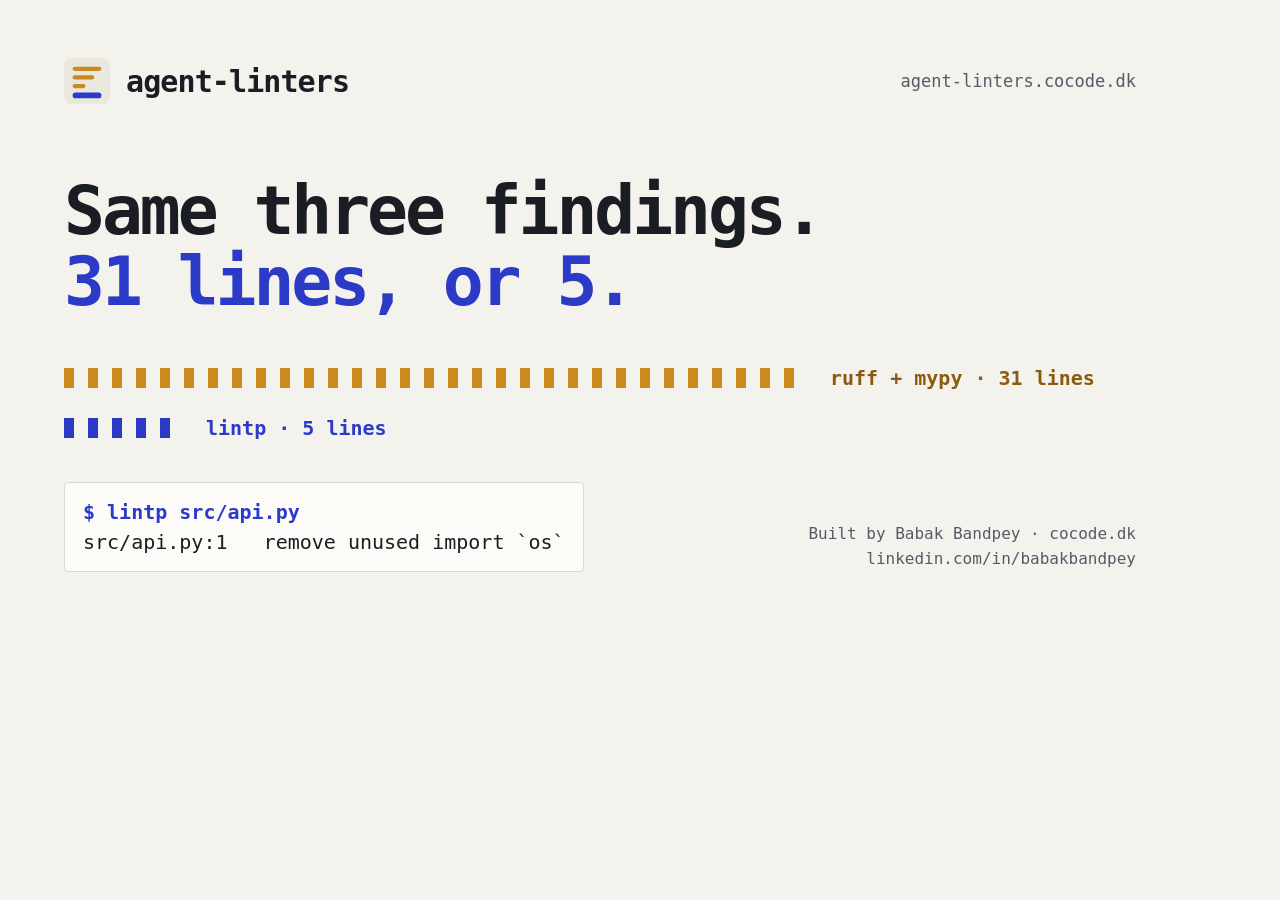
<file: website/og-image.html>
<!doctype html>
<html lang="en">
<head>
<meta charset="utf-8" />
<meta name="robots" content="noindex, nofollow" />
<title>agent-linters OG image source (1200x630)</title>
<style>
  /* Source for og.png. Regenerate with:
     google-chrome-stable --headless --disable-gpu --no-sandbox \
       --window-size=1200,630 --screenshot=website/og.png \
       "file:///abs/path/to/website/og-image.html"
  */
  * { box-sizing: border-box; margin: 0; padding: 0; }
  html, body { width: 1200px; height: 630px; }
  body {
    background: #f4f2ed;
    color: #1b1d24;
    font-family: "DejaVu Sans Mono", ui-monospace, Menlo, Consolas, monospace;
    padding: 58px 64px;
    display: flex;
    flex-direction: column;
    justify-content: space-between;
  }
  .top { display: flex; align-items: center; gap: 16px; }
  .name { font-size: 30px; font-weight: 700; letter-spacing: -0.03em; }
  .url { margin-left: auto; font-size: 17px; color: #565a67; }
  h1 {
    font-size: 68px;
    font-weight: 700;
    line-height: 1.04;
    letter-spacing: -0.045em;
    margin-top: 30px;
  }
  h1 em { font-style: normal; color: #2b3ac7; }
  .measures { display: flex; flex-direction: column; gap: 26px; margin-top: 6px; }
  .row { display: flex; align-items: center; gap: 22px; }
  .ruler { height: 20px; }
  .ochre {
    width: 744px;
    background-image: repeating-linear-gradient(to right, #c98a1e 0 10px, transparent 10px 24px);
  }
  .blue {
    width: 120px;
    background-image: repeating-linear-gradient(to right, #2b3ac7 0 10px, transparent 10px 24px);
  }
  .tag { font-size: 20px; font-weight: 700; white-space: nowrap; }
  .tag-o { color: #8a5a0e; }
  .tag-b { color: #2b3ac7; }
  .foot { display: flex; align-items: flex-end; gap: 24px; }
  .proof {
    font-size: 20px;
    line-height: 1.5;
    background: #fcfbf8;
    border: 1px solid rgba(27,29,36,0.16);
    border-radius: 5px;
    padding: 14px 18px;
    white-space: pre;
  }
  .proof .p { color: #2b3ac7; font-weight: 700; }
  .credit { margin-left: auto; font-size: 16px; color: #565a67; text-align: right; line-height: 1.6; }
  .mark { display: block; }
</style>
</head>
<body>

  <div class="top">
    <svg class="mark" width="46" height="46" viewBox="0 0 32 32">
      <rect width="32" height="32" rx="6" fill="#eae7de" />
      <g fill="#c98a1e">
        <rect x="6" y="6" width="20" height="3" rx="1.5" />
        <rect x="6" y="12" width="15" height="3" rx="1.5" />
        <rect x="6" y="18" width="9" height="3" rx="1.5" />
      </g>
      <rect x="6" y="24" width="20" height="4" rx="2" fill="#2b3ac7" />
    </svg>
    <span class="name">agent-linters</span>
    <span class="url">agent-linters.cocode.dk</span>
  </div>

  <div>
    <h1>Same three findings.<br /><em>31 lines, or 5.</em></h1>
  </div>

  <div class="measures">
    <div class="row">
      <div class="ruler ochre"></div>
      <span class="tag tag-o">ruff + mypy · 31 lines</span>
    </div>
    <div class="row">
      <div class="ruler blue"></div>
      <span class="tag tag-b">lintp · 5 lines</span>
    </div>
  </div>

  <div class="foot">
    <div class="proof"><span class="p">$ lintp src/api.py</span>
src/api.py:1   remove unused import `os`</div>
    <div class="credit">Built by Babak Bandpey · cocode.dk<br />linkedin.com/in/babakbandpey</div>
  </div>

</body>
</html>
</file>
<file: website/styles.css>
/* agent-linters — "two-ink manual"
 * One stylesheet for both languages. Direction-agnostic: every asymmetric
 * value uses logical properties, so [dir="rtl"] needs almost no overrides.
 *
 * Inks: ultramarine (the instruction that matters) + ochre (the noise).
 * Ground: bone paper. Display face is the monospace, because the subject is
 * terminal output and pretending otherwise would be a lie.
 */

:root {
  --bg: #f4f2ed;
  --bg-2: #eae7de;
  --panel: #fcfbf8;
  --fg: #1b1d24;
  --fg-dim: #565a67;
  --ink-blue: #2b3ac7;
  --ink-blue-soft: #dfe2fa;
  --ink-ochre: #8a5a0e;
  --ochre-bar: #c98a1e;
  --rule: rgba(27, 29, 36, 0.16);
  --rule-soft: rgba(27, 29, 36, 0.08);
  --focus: #2b3ac7;

  --mono: ui-monospace, "SFMono-Regular", "SF Mono", "JetBrains Mono",
    "Cascadia Mono", Menlo, Consolas, "Liberation Mono", monospace;
  --sans: system-ui, -apple-system, "Segoe UI", Roboto, "Helvetica Neue",
    Arial, sans-serif;
  --fa: "Vazirmatn", "Vazir", "IRANSansX", "IRANSans", "Noto Naskh Arabic",
    Tahoma, sans-serif;

  --pad: 1.25rem;
  --wide: 68rem;
}

@media (prefers-color-scheme: dark) {
  :root {
    --bg: #101223;
    --bg-2: #171a30;
    --panel: #161930;
    --fg: #e7e5dd;
    --fg-dim: #9c9cb0;
    --ink-blue: #9fadff;
    --ink-blue-soft: #232a55;
    --ink-ochre: #e2a94f;
    --ochre-bar: #c98a1e;
    --rule: rgba(231, 229, 221, 0.2);
    --rule-soft: rgba(231, 229, 221, 0.1);
    --focus: #9fadff;
  }
}

*,
*::before,
*::after {
  box-sizing: border-box;
}

html {
  -webkit-text-size-adjust: 100%;
  scroll-behavior: smooth;
}

@media (prefers-reduced-motion: reduce) {
  html {
    scroll-behavior: auto;
  }
  * {
    /* biome-ignore lint/complexity/noImportantStyles: overriding every author animation
       is the point of a reduced-motion reset; specificity cannot do it generically */
    animation-duration: 0.01ms !important;
    /* biome-ignore lint/complexity/noImportantStyles: as above */
    transition-duration: 0.01ms !important;
  }
}

body {
  margin: 0;
  background: var(--bg);
  color: var(--fg);
  font-family: var(--sans);
  font-size: 1rem;
  line-height: 1.6;
  overflow-wrap: break-word;
}

body[dir="rtl"] {
  font-family: var(--fa);
  line-height: 1.85;
}

a {
  color: var(--ink-blue);
  text-decoration-thickness: 1px;
  text-underline-offset: 0.18em;
}

a:focus-visible,
summary:focus-visible {
  outline: 2px solid var(--focus);
  outline-offset: 3px;
  border-radius: 2px;
}

h1,
h2,
h3 {
  font-family: var(--mono);
  font-weight: 700;
  letter-spacing: -0.02em;
  line-height: 1.12;
  margin: 0;
  text-wrap: balance;
}

body[dir="rtl"] h1,
body[dir="rtl"] h2,
body[dir="rtl"] h3 {
  font-family: var(--fa);
  letter-spacing: 0;
  line-height: 1.4;
}

p {
  margin: 0 0 1rem;
  max-width: 62ch;
}

code {
  font-family: var(--mono);
  font-size: 0.9em;
  direction: ltr;
  unicode-bidi: isolate;
  background: var(--bg-2);
  border-radius: 3px;
  padding: 0.1em 0.3em;
}

.wrap {
  max-width: var(--wide);
  margin-inline: auto;
  padding-inline: var(--pad);
}

/* The cocode.dk frame lines up with the .wrap column above; --pad is constant across every
   breakpoint in this file, so no media override is needed here. */
cocode-head, cocode-foot { --cocode-max: var(--wide); --cocode-gutter: var(--pad); }

/* Visually hidden by clipping rather than by off-screen positioning: an
   off-screen-left element becomes off-screen-right under dir="rtl" and adds
   ten thousand pixels of horizontal scroll. */
.skip {
  position: absolute;
  inset-inline-start: 0;
  top: 0;
  width: 1px;
  height: 1px;
  overflow: hidden;
  clip-path: inset(50%);
  white-space: nowrap;
}

.skip:focus {
  width: auto;
  height: auto;
  overflow: visible;
  clip-path: none;
  z-index: 20;
  background: var(--ink-blue);
  color: var(--bg);
  padding: 0.75rem 1rem;
}

/* ---------- eyebrow / labels: the utility face ---------- */

.eyebrow {
  font-family: var(--mono);
  font-size: 0.75rem;
  letter-spacing: 0.14em;
  text-transform: uppercase;
  color: var(--ink-blue);
  margin: 0 0 0.75rem;
  max-width: none;
}

body[dir="rtl"] .eyebrow {
  letter-spacing: 0;
  text-transform: none;
  font-size: 0.85rem;
}

/* ---------- gutter spine ---------- */
/* The page's structural device is a linter gutter. It flips for RTL because
   it is a border-inline-start, not a border-left. */

.gut {
  border-inline-start: 1px solid var(--rule);
  padding-inline-start: 1rem;
  position: relative;
}

.gut::before {
  content: attr(data-mark);
  position: absolute;
  inset-inline-start: 0;
  top: 0;
  transform: translateX(-50%);
  background: var(--bg);
  color: var(--ink-blue);
  font-family: var(--mono);
  font-size: 0.7rem;
  line-height: 1;
  padding-block: 0.3rem;
}

body[dir="rtl"] .gut::before {
  transform: translateX(50%);
}

section {
  padding-block: 3rem;
  border-block-start: 1px solid var(--rule-soft);
}

section:first-of-type {
  border-block-start: 0;
}

h2 {
  font-size: clamp(1.35rem, 5vw, 1.9rem);
  margin-block-end: 1rem;
}

h3 {
  font-size: 1.05rem;
  margin-block: 2rem 0.6rem;
}

/* ---------- hero ---------- */

.hero {
  padding-block: 2.5rem 3rem;
}

h1 {
  font-size: clamp(1.75rem, 7.4vw, 3.1rem);
  letter-spacing: -0.035em;
  margin-block-end: 1.25rem;
}

body[dir="rtl"] h1 {
  font-size: clamp(1.6rem, 6.6vw, 2.7rem);
}

.lead {
  font-size: 1.05rem;
  color: var(--fg-dim);
  max-width: 56ch;
}

.lead strong {
  color: var(--fg);
  font-weight: 600;
}

.cta-row {
  display: flex;
  flex-wrap: wrap;
  gap: 0.75rem;
  margin-block-start: 1.75rem;
}

.btn {
  display: inline-flex;
  align-items: center;
  justify-content: center;
  min-height: 46px;
  padding-inline: 1.1rem;
  border: 1px solid var(--ink-blue);
  border-radius: 4px;
  font-family: var(--mono);
  font-size: 0.88rem;
  font-weight: 600;
  text-decoration: none;
}

body[dir="rtl"] .btn {
  font-family: var(--fa);
  font-size: 0.98rem;
}

.btn-solid {
  background: var(--ink-blue);
  color: var(--bg);
}

.btn-solid:hover {
  filter: brightness(1.12);
}

.btn-ghost {
  color: var(--ink-blue);
}

.btn-ghost:hover {
  background: var(--ink-blue-soft);
}

/* ---------- terminal panels: output printed on paper ---------- */

.term {
  direction: ltr;
  text-align: left;
  background: var(--panel);
  border: 1px solid var(--rule);
  border-radius: 4px;
  font-family: var(--mono);
  font-size: 0.76rem;
  line-height: 1.55;
  margin: 0;
  padding: 0.9rem 1rem;
  max-width: 100%;
  overflow-x: auto;
  tab-size: 2;
  white-space: pre;
}

@media (min-width: 640px) {
  .term {
    font-size: 0.82rem;
  }
}

.term .p {
  color: var(--ink-blue);
  font-weight: 700;
}

.term .f {
  color: var(--ochre-bar);
}

.term .r {
  color: var(--ink-ochre);
  font-weight: 700;
}

.term .d {
  color: var(--fg-dim);
}

.term-strip {
  margin-block: 1.5rem 0;
}

/* ---------- the signature: two panels and a ruler ---------- */

.compare {
  display: grid;
  gap: 2rem;
}

/* Grid and flex children default to min-width:auto, so a <pre> full of long
   unwrapped lines widens its track and pushes the whole page sideways. The
   terminal panels have to scroll inside themselves instead. */
.compare > *,
.steps > li,
.traps > li {
  min-width: 0;
}

@media (min-width: 900px) {
  .compare {
    grid-template-columns: 1fr 1fr;
    gap: 2rem 2.5rem;
    align-items: start;
  }
}

.panel-head {
  margin-block-end: 0.75rem;
}

.panel-label {
  font-family: var(--mono);
  font-size: 0.78rem;
  font-weight: 700;
  letter-spacing: 0.02em;
  margin: 0 0 0.35rem;
  max-width: none;
}

body[dir="rtl"] .panel-label {
  font-family: var(--fa);
  font-size: 0.95rem;
}

.panel-noise .panel-label {
  color: var(--ink-ochre);
}

.panel-signal .panel-label {
  color: var(--ink-blue);
}

.panel-meta {
  font-family: var(--mono);
  font-size: 0.72rem;
  color: var(--fg-dim);
  margin: 0 0 0.5rem;
  max-width: none;
  direction: ltr;
  unicode-bidi: isolate;
}

body[dir="rtl"] .panel-meta {
  direction: rtl;
}

/* The ruler. One tick per line of output, 7px apart, so the two measures are
   countable and the ratio is the whole argument. */
.ruler {
  height: 9px;
  width: calc(var(--n) * 7px);
  max-width: 100%;
  background-image: repeating-linear-gradient(
    to right,
    currentColor 0 3px,
    transparent 3px 7px
  );
  background-repeat: repeat-x;
}

body[dir="rtl"] .ruler {
  background-image: repeating-linear-gradient(
    to left,
    currentColor 0 3px,
    transparent 3px 7px
  );
  background-position: right center;
}

.panel-noise .ruler {
  color: var(--ochre-bar);
}

.panel-signal .ruler {
  color: var(--ink-blue);
}

figure {
  margin: 0;
}

figcaption {
  color: var(--fg-dim);
  font-size: 0.95rem;
  margin-block-start: 1.5rem;
  max-width: 62ch;
}

/* ---------- tables ---------- */

.table-scroll {
  overflow-x: auto;
  margin-block: 1.25rem;
}

table {
  border-collapse: collapse;
  width: 100%;
  min-width: 30rem;
  font-size: 0.94rem;
}

caption {
  text-align: start;
  color: var(--fg-dim);
  font-size: 0.85rem;
  padding-block-end: 0.5rem;
}

th,
td {
  text-align: start;
  padding: 0.6rem 0.75rem;
  border-block-end: 1px solid var(--rule-soft);
  vertical-align: top;
}

thead th {
  font-family: var(--mono);
  font-size: 0.72rem;
  letter-spacing: 0.1em;
  text-transform: uppercase;
  color: var(--fg-dim);
  border-block-end: 1px solid var(--rule);
  font-weight: 600;
}

body[dir="rtl"] thead th {
  font-family: var(--fa);
  letter-spacing: 0;
  text-transform: none;
  font-size: 0.85rem;
}

td code {
  background: none;
  padding: 0;
  color: var(--ink-blue);
}

/* ---------- install steps: a real sequence, so numbered ---------- */

.steps {
  list-style: none;
  counter-reset: step;
  margin: 1.5rem 0 0;
  padding: 0;
  display: grid;
  gap: 2rem;
}

.steps > li {
  position: relative;
  padding-inline-start: 2.6rem;
}

.steps > li::before {
  content: attr(data-n);
  position: absolute;
  inset-inline-start: 0;
  top: -0.1rem;
  width: 1.85rem;
  height: 1.85rem;
  display: grid;
  place-items: center;
  border: 1px solid var(--ink-blue);
  border-radius: 50%;
  color: var(--ink-blue);
  font-family: var(--mono);
  font-size: 0.85rem;
  font-weight: 700;
}

body[dir="rtl"] .steps > li::before {
  font-family: var(--fa);
  font-size: 0.95rem;
}

.step-title {
  font-family: var(--mono);
  font-size: 0.95rem;
  font-weight: 700;
  margin: 0.15rem 0 0.5rem;
}

body[dir="rtl"] .step-title {
  font-family: var(--fa);
  font-size: 1.05rem;
}

.aside-note {
  border-inline-start: 3px solid var(--ochre-bar);
  padding-inline-start: 1rem;
  margin-block-start: 2rem;
  color: var(--fg-dim);
  font-size: 0.95rem;
}

.aside-note p:last-child {
  margin-block-end: 0;
}

/* ---------- traps ---------- */

.traps {
  list-style: none;
  margin: 1.75rem 0 0;
  padding: 0;
  display: grid;
  gap: 1.75rem;
}

@media (min-width: 820px) {
  .traps {
    grid-template-columns: 1fr 1fr;
    gap: 2rem 2.5rem;
  }
}

.traps > li {
  border-inline-start: 2px solid var(--ochre-bar);
  padding-inline-start: 1.1rem;
}

.trap-title {
  font-family: var(--mono);
  font-size: 0.95rem;
  font-weight: 700;
  color: var(--fg);
  margin: 0 0 0.5rem;
  max-width: none;
}

body[dir="rtl"] .trap-title {
  font-family: var(--fa);
  font-size: 1.05rem;
}

.traps p:last-child {
  margin-block-end: 0;
  color: var(--fg-dim);
  font-size: 0.95rem;
}

/* ---------- footer ---------- */

footer {
  border-block-start: 1px solid var(--rule);
  padding-block: 2rem 3rem;
  margin-block-start: 2rem;
}

footer p {
  color: var(--fg-dim);
  font-family: var(--mono);
  font-size: 0.8rem;
  margin: 0 0 0.5rem;
  max-width: none;
}

/* biome-ignore lint/style/noDescendingSpecificity: compared against a
   .aside-note rule in a different scope — the two can never match the same
   element, so there is no cascade conflict, and moving footer rules away from
   the footer block to satisfy the ordering check would be worse. */
footer p:last-child {
  margin-block-end: 0;
}

body[dir="rtl"] footer p {
  font-family: var(--fa);
  font-size: 0.9rem;
}
</file>
